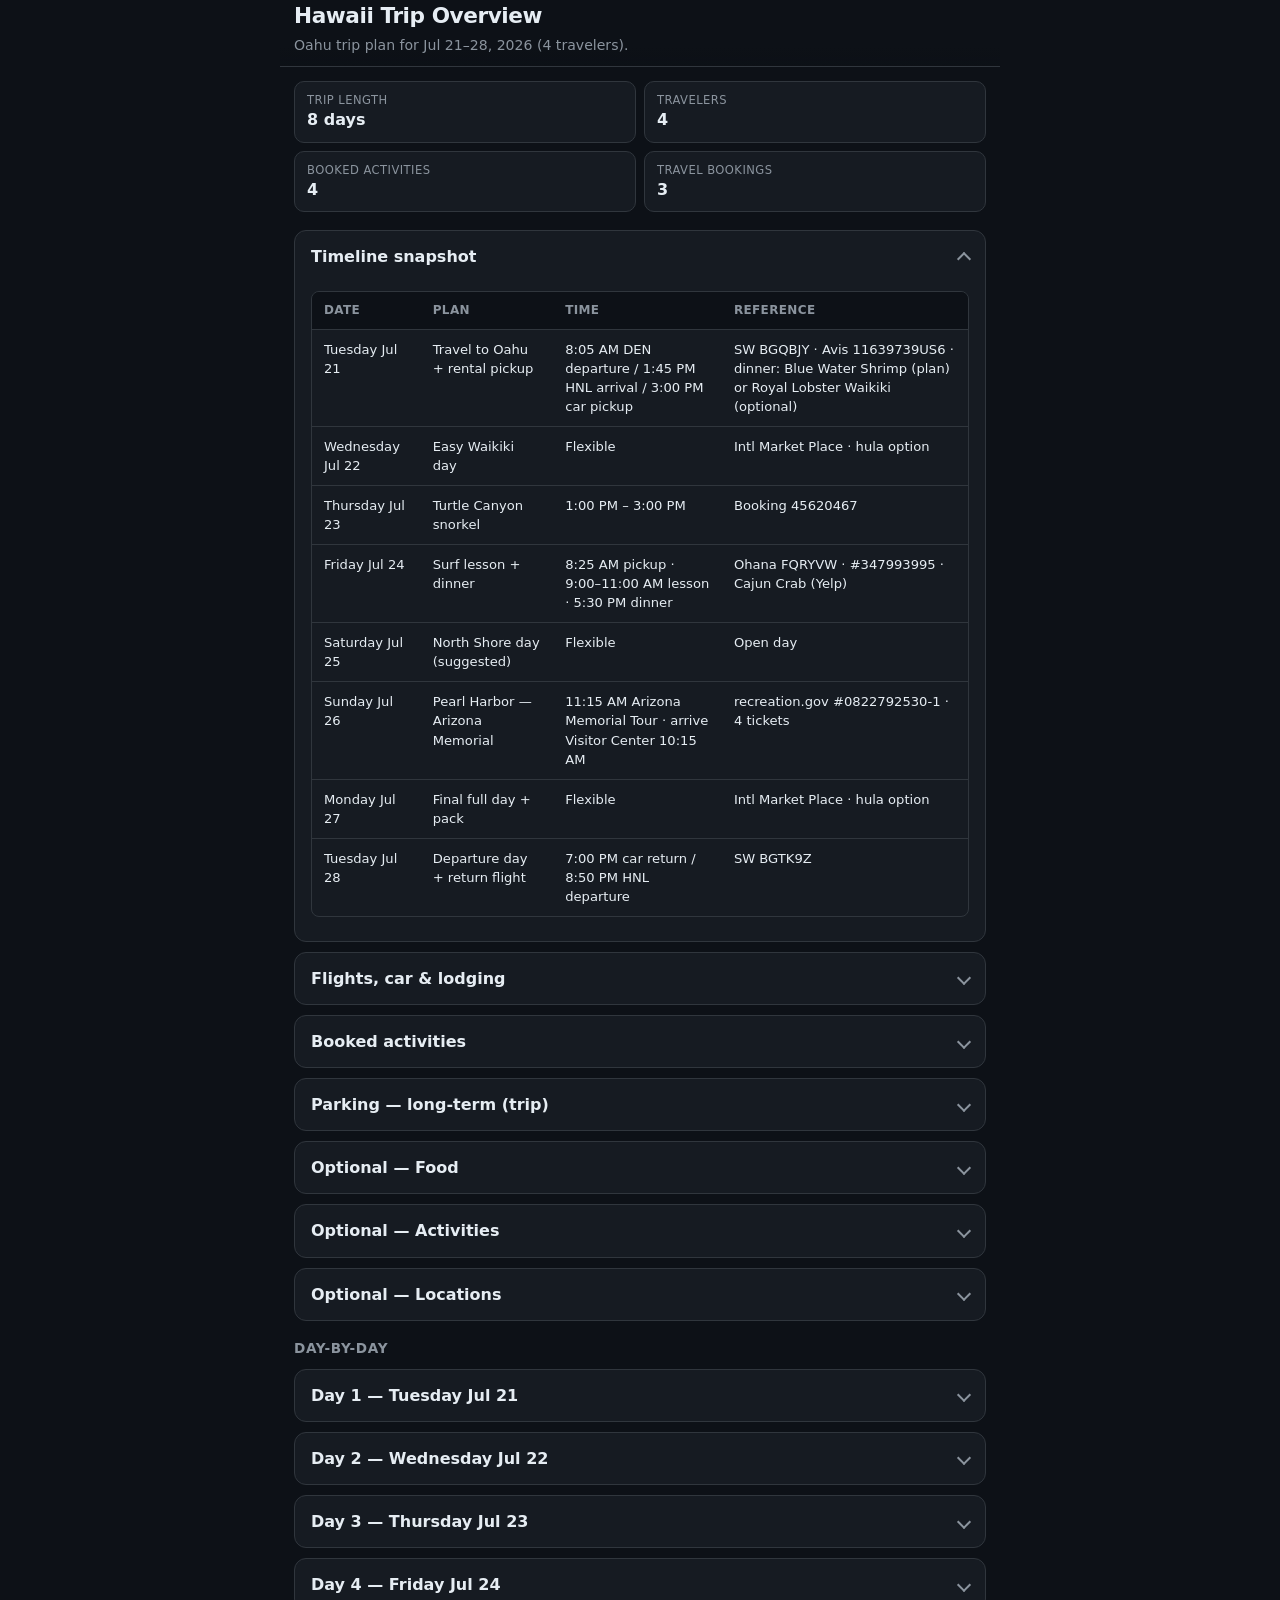
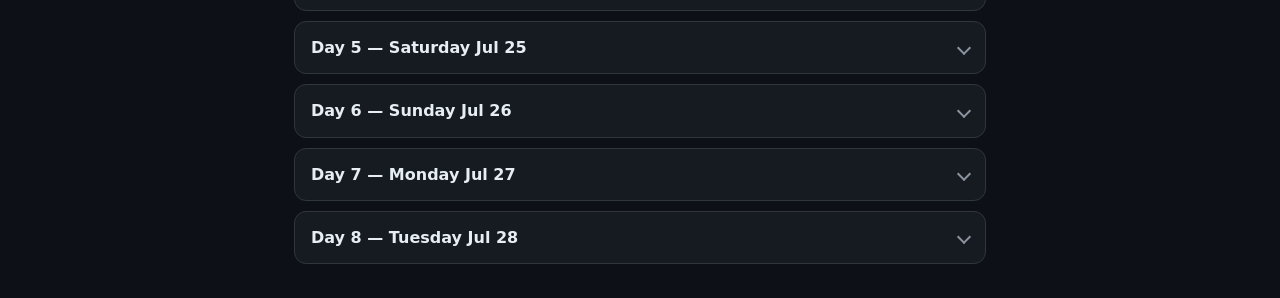
<file: hawaii-trip-dashboard/index.html>
<!DOCTYPE html>
<html lang="en">
  <head>
    <meta charset="utf-8" />
    <meta
      name="viewport"
      content="width=device-width, initial-scale=1, viewport-fit=cover"
    />
    <meta name="theme-color" content="#0d1117" />
    <meta name="apple-mobile-web-app-capable" content="yes" />
    <meta name="apple-mobile-web-app-status-bar-style" content="black-translucent" />
    <meta name="apple-mobile-web-app-title" content="Hawaii Trip" />
    <title>Hawaii Trip Overview</title>
    <link rel="stylesheet" href="styles.css" />
  </head>
  <body>
    <div class="wrap">
      <main id="root" aria-live="polite"></main>
    </div>
    <script src="trip-data.js"></script>
    <script src="app.js"></script>
  </body>
</html>
</file>
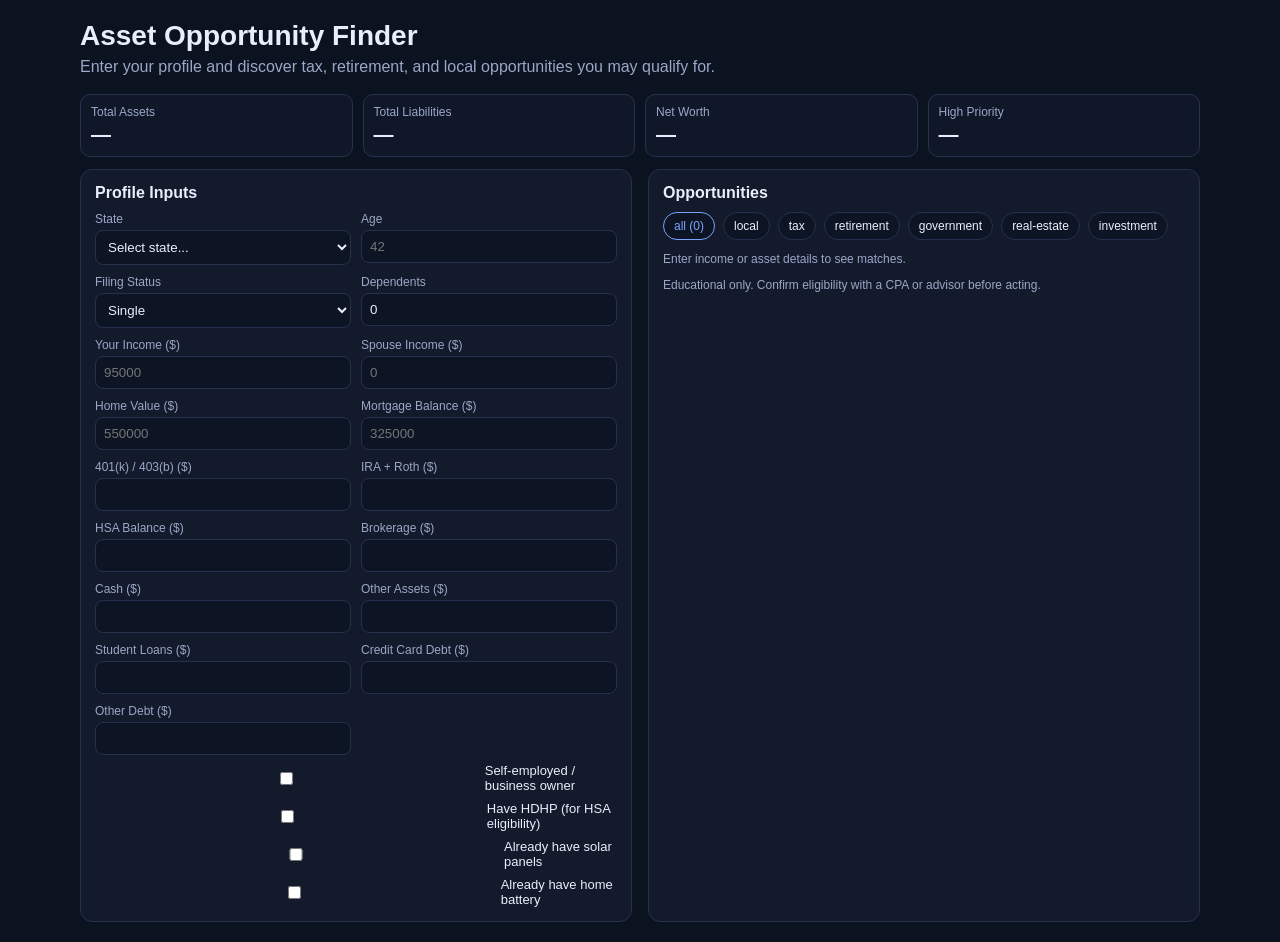
<file: hub/asset-opportunities.html>
<!DOCTYPE html>
<html lang="en">
<head>
  <meta charset="UTF-8">
  <meta name="viewport" content="width=device-width, initial-scale=1.0">
  <title>Asset Opportunity Finder</title>
  <style>
    :root {
      --bg: #0b1220;
      --panel: #121a2b;
      --panel-2: #0f1728;
      --text: #e8eefc;
      --muted: #9aa7c7;
      --stroke: #25324d;
      --ok: #7ee787;
      --warn: #ffd166;
      --accent: #7aa2ff;
    }
    * { box-sizing: border-box; }
    body {
      margin: 0;
      font-family: "Segoe UI", Arial, sans-serif;
      background: var(--bg);
      color: var(--text);
    }
    .wrap {
      max-width: 1160px;
      margin: 0 auto;
      padding: 20px;
    }
    h1 { margin: 0 0 6px; font-size: 28px; }
    .sub { margin: 0 0 18px; color: var(--muted); }
    .grid {
      display: grid;
      grid-template-columns: 1fr 1fr;
      gap: 16px;
    }
    .card {
      background: var(--panel);
      border: 1px solid var(--stroke);
      border-radius: 12px;
      padding: 14px;
    }
    .stats {
      display: grid;
      grid-template-columns: repeat(4, 1fr);
      gap: 10px;
      margin-bottom: 12px;
    }
    .stat {
      background: var(--panel-2);
      border: 1px solid var(--stroke);
      border-radius: 10px;
      padding: 10px;
    }
    .stat .k { color: var(--muted); font-size: 12px; }
    .stat .v { font-size: 20px; font-weight: 700; margin-top: 4px; }
    .section-title { margin: 0 0 10px; font-size: 16px; }
    .form-grid {
      display: grid;
      grid-template-columns: 1fr 1fr;
      gap: 10px;
    }
    label {
      font-size: 12px;
      color: var(--muted);
      display: block;
      margin-bottom: 4px;
    }
    input, select {
      width: 100%;
      padding: 8px;
      border-radius: 8px;
      border: 1px solid var(--stroke);
      background: #0d1524;
      color: var(--text);
    }
    .checks { display: grid; gap: 8px; margin-top: 8px; }
    .check-row { display: flex; gap: 8px; align-items: center; }
    .check-row label { margin: 0; color: var(--text); font-size: 13px; }
    .pillbar { display: flex; gap: 8px; flex-wrap: wrap; margin-bottom: 12px; }
    .pill {
      border: 1px solid var(--stroke);
      background: #0d1524;
      color: var(--text);
      padding: 6px 10px;
      border-radius: 999px;
      cursor: pointer;
      font-size: 12px;
    }
    .pill.active { border-color: var(--accent); color: var(--accent); }
    .opp {
      border: 1px solid var(--stroke);
      background: var(--panel-2);
      border-radius: 10px;
      padding: 10px;
      margin-bottom: 10px;
    }
    .opp-head { display: flex; justify-content: space-between; gap: 8px; }
    .opp-title { font-weight: 700; font-size: 14px; }
    .prio { font-size: 11px; border-radius: 999px; padding: 2px 8px; border: 1px solid var(--stroke); }
    .prio.high { color: var(--ok); border-color: #2a5f34; }
    .prio.medium { color: var(--warn); border-color: #6f5724; }
    .opp-desc { font-size: 12px; color: var(--muted); margin: 8px 0; line-height: 1.4; }
    .opp-value { font-size: 12px; color: var(--accent); font-weight: 600; }
    .hint { color: var(--muted); font-size: 12px; }
    @media (max-width: 980px) {
      .grid { grid-template-columns: 1fr; }
      .stats { grid-template-columns: repeat(2, 1fr); }
    }
  </style>
</head>
<body>
  <div class="wrap">
    <h1>Asset Opportunity Finder</h1>
    <p class="sub">Enter your profile and discover tax, retirement, and local opportunities you may qualify for.</p>

    <div class="stats">
      <div class="stat"><div class="k">Total Assets</div><div class="v" id="s-assets">—</div></div>
      <div class="stat"><div class="k">Total Liabilities</div><div class="v" id="s-liab">—</div></div>
      <div class="stat"><div class="k">Net Worth</div><div class="v" id="s-net">—</div></div>
      <div class="stat"><div class="k">High Priority</div><div class="v" id="s-high">—</div></div>
    </div>

    <div class="grid">
      <div class="card">
        <h2 class="section-title">Profile Inputs</h2>
        <div class="form-grid">
          <div><label>State</label><select id="state"></select></div>
          <div><label>Age</label><input id="age" type="number" placeholder="42"></div>
          <div><label>Filing Status</label>
            <select id="filing">
              <option value="single">Single</option>
              <option value="married">Married Filing Jointly</option>
              <option value="hoh">Head of Household</option>
              <option value="mfs">Married Filing Separately</option>
            </select>
          </div>
          <div><label>Dependents</label><input id="dependents" type="number" min="0" max="8" value="0"></div>
          <div><label>Your Income ($)</label><input id="income" type="number" placeholder="95000"></div>
          <div><label>Spouse Income ($)</label><input id="spouseIncome" type="number" placeholder="0"></div>
          <div><label>Home Value ($)</label><input id="homeValue" type="number" placeholder="550000"></div>
          <div><label>Mortgage Balance ($)</label><input id="mortgageBalance" type="number" placeholder="325000"></div>
          <div><label>401(k) / 403(b) ($)</label><input id="k401Balance" type="number"></div>
          <div><label>IRA + Roth ($)</label><input id="iraTotal" type="number"></div>
          <div><label>HSA Balance ($)</label><input id="hsaBalance" type="number"></div>
          <div><label>Brokerage ($)</label><input id="brokerageBalance" type="number"></div>
          <div><label>Cash ($)</label><input id="cashBalance" type="number"></div>
          <div><label>Other Assets ($)</label><input id="otherAssets" type="number"></div>
          <div><label>Student Loans ($)</label><input id="studentLoans" type="number"></div>
          <div><label>Credit Card Debt ($)</label><input id="creditCardDebt" type="number"></div>
          <div><label>Other Debt ($)</label><input id="otherDebt" type="number"></div>
        </div>
        <div class="checks">
          <div class="check-row"><input id="selfEmployed" type="checkbox"><label for="selfEmployed">Self-employed / business owner</label></div>
          <div class="check-row"><input id="hasHDHP" type="checkbox"><label for="hasHDHP">Have HDHP (for HSA eligibility)</label></div>
          <div class="check-row"><input id="hasSolar" type="checkbox"><label for="hasSolar">Already have solar panels</label></div>
          <div class="check-row"><input id="hasBattery" type="checkbox"><label for="hasBattery">Already have home battery</label></div>
        </div>
      </div>

      <div class="card">
        <h2 class="section-title">Opportunities</h2>
        <div class="pillbar" id="filter-bar"></div>
        <div id="opps"></div>
        <p class="hint">Educational only. Confirm eligibility with a CPA or advisor before acting.</p>
      </div>
    </div>
  </div>

  <script>
    const num = (v) => Number(v || 0);
    const money = (v) => v >= 1000000 ? `$${(v/1000000).toFixed(1)}M` : v >= 1000 ? `$${Math.round(v/1000)}K` : `$${Math.round(v)}`;

    const states = ["","AL","AK","AZ","AR","CA","CO","CT","DE","FL","GA","HI","ID","IL","IN","IA","KS","KY","LA","ME","MD","MA","MI","MN","MS","MO","MT","NE","NV","NH","NJ","NM","NY","NC","ND","OH","OK","OR","PA","RI","SC","SD","TN","TX","UT","VT","VA","WA","WV","WI","WY","DC"];
    const stateSel = document.getElementById("state");
    states.forEach(s => {
      const o = document.createElement("option");
      o.value = s;
      o.textContent = s || "Select state...";
      stateSel.appendChild(o);
    });

    const opps = [
      {cat:"retirement", prio:"high", title:"Max 401(k) / 403(b)", value:"Up to $23,500 deduction", desc:"Reduce taxable income and capture employer match.", ok:(p,t)=>t>0},
      {cat:"retirement", prio:"high", title:"Roth IRA Contribution", value:"$7,000/year tax-free growth", desc:"Direct Roth contributions under income limits.", ok:(p,t)=>t>0 && t < (p.filing==="married"?240000:161000)},
      {cat:"retirement", prio:"high", title:"Backdoor Roth IRA", value:"$7,000/year tax-free growth", desc:"Alternative Roth path above income limits.", ok:(p,t)=>t >= (p.filing==="married"?240000:161000)},
      {cat:"retirement", prio:"high", title:"Catch-up Contributions (50+)", value:"+$8,500/year tax-advantaged", desc:"Higher annual contribution limits at 50+.", ok:(p,t)=>num(p.age)>=50 && t>0},
      {cat:"tax", prio:"high", title:"HSA Triple Tax Advantage", value:"Up to $8,550 tax-advantaged", desc:"Deductible in, tax-free growth, tax-free medical withdrawals.", ok:(p)=>p.hasHDHP},
      {cat:"tax", prio:"high", title:"Child Tax Credit", value:"$2,000 per qualifying child", desc:"Major federal credit if within phase-out thresholds.", ok:(p,t)=>num(p.dependents)>0 && t<(p.filing==="married"?400000:200000)},
      {cat:"government", prio:"high", title:"Earned Income Tax Credit", value:"Up to $7,830 refundable", desc:"Refundable support for lower-to-moderate income households.", ok:(p,t)=>t>0 && t<60000 && num(p.age)>=25},
      {cat:"tax", prio:"high", title:"Qualified Business Income Deduction", value:"Up to 20% of business income", desc:"Large deduction for many pass-through businesses.", ok:(p)=>p.selfEmployed},
      {cat:"tax", prio:"medium", title:"Home Office Deduction", value:"Up to $1,500+ deduction", desc:"Deduct eligible home office expenses if self-employed.", ok:(p)=>p.selfEmployed},
      {cat:"investment", prio:"high", title:"0% Long-Term Capital Gains Bracket", value:"0% tax on gains", desc:"Tax-efficient gain harvesting below threshold.", ok:(p,t)=>num(p.brokerageBalance)>0 && t < (p.filing==="married"?96700:48350)},
      {cat:"investment", prio:"medium", title:"Tax-Loss Harvesting", value:"Up to $3,000 income offset/year", desc:"Offset gains and some ordinary income with losses.", ok:(p)=>num(p.brokerageBalance)>5000},
      {cat:"real-estate", prio:"high", title:"Solar 30% Federal Credit", value:"30% of install cost", desc:"Residential clean energy credit remains strong.", ok:(p)=>num(p.homeValue)>0 && !p.hasSolar},
      {cat:"real-estate", prio:"high", title:"Battery 30% Federal Credit", value:"30% of battery install", desc:"Standalone battery systems can qualify for the federal credit.", ok:(p)=>p.hasSolar && !p.hasBattery},
      {cat:"real-estate", prio:"high", title:"Homestead Property Tax Exemption", value:"Hundreds to thousands/year", desc:"Many counties reduce taxable value of primary homes.", ok:(p)=>num(p.homeValue)>0},
      {cat:"tax", prio:"medium", title:"Student Loan Interest Deduction", value:"Up to $2,500 deduction", desc:"Above-the-line deduction if income is within range.", ok:(p,t)=>num(p.studentLoans)>0 && t < (p.filing==="married"?185000:90000)},
      {cat:"local", prio:"high", title:"Colorado TABOR Refund", value:"$200-$800 typical", desc:"Colorado excess revenue refunds via state return.", ok:(p,t)=>p.state==="CO" && t>0},
      {cat:"local", prio:"high", title:"Xcel Net Metering Credits (CO)", value:"Ongoing bill reduction", desc:"Confirm enrollment and bill-credit application with Xcel.", ok:(p)=>p.state==="CO" && p.hasSolar},
      {cat:"local", prio:"medium", title:"CO Utility / Efficiency Rebates", value:"$100-$2,000+ stackable", desc:"State + utility rebates can stack with federal credits.", ok:(p)=>p.state==="CO" && num(p.homeValue)>0}
    ];

    const categories = ["all", "local", "tax", "retirement", "government", "real-estate", "investment"];
    let activeCategory = "all";

    const ids = ["state","age","filing","dependents","income","spouseIncome","homeValue","mortgageBalance","k401Balance","iraTotal","hsaBalance","brokerageBalance","cashBalance","otherAssets","studentLoans","creditCardDebt","otherDebt","selfEmployed","hasHDHP","hasSolar","hasBattery"];
    const getProfile = () => {
      const p = {};
      ids.forEach(id => {
        const el = document.getElementById(id);
        p[id] = el.type === "checkbox" ? el.checked : el.value;
      });
      return p;
    };

    function render() {
      const p = getProfile();
      const totalIncome = num(p.income) + num(p.spouseIncome);
      const totalAssets = num(p.homeValue)+num(p.k401Balance)+num(p.iraTotal)+num(p.hsaBalance)+num(p.brokerageBalance)+num(p.cashBalance)+num(p.otherAssets);
      const totalLiab = num(p.mortgageBalance)+num(p.studentLoans)+num(p.creditCardDebt)+num(p.otherDebt);
      const net = totalAssets-totalLiab;

      document.getElementById("s-assets").textContent = totalAssets ? money(totalAssets) : "—";
      document.getElementById("s-liab").textContent = totalLiab ? money(totalLiab) : "—";
      document.getElementById("s-net").textContent = (totalAssets || totalLiab) ? money(Math.abs(net)) : "—";

      const eligible = opps.filter(o => o.ok(p, totalIncome));
      const shown = activeCategory === "all" ? eligible : eligible.filter(o => o.cat === activeCategory);
      const high = eligible.filter(o => o.prio === "high").length;
      document.getElementById("s-high").textContent = eligible.length ? String(high) : "—";

      const bar = document.getElementById("filter-bar");
      bar.innerHTML = "";
      categories.forEach(cat => {
        const b = document.createElement("button");
        b.className = "pill" + (cat === activeCategory ? " active" : "");
        b.textContent = cat === "all" ? `all (${eligible.length})` : cat;
        b.onclick = () => { activeCategory = cat; render(); };
        bar.appendChild(b);
      });

      const box = document.getElementById("opps");
      if (!totalIncome && !totalAssets && !totalLiab) {
        box.innerHTML = '<p class="hint">Enter income or asset details to see matches.</p>';
        return;
      }
      if (!shown.length) {
        box.innerHTML = '<p class="hint">No matching opportunities in this category.</p>';
        return;
      }

      shown.sort((a,b) => ({high:0,medium:1,low:2}[a.prio]-({high:0,medium:1,low:2}[b.prio])));
      box.innerHTML = shown.map(o => `
        <div class="opp">
          <div class="opp-head">
            <div class="opp-title">${o.title}</div>
            <span class="prio ${o.prio}">${o.prio}</span>
          </div>
          <div class="opp-desc">${o.desc}</div>
          <div class="opp-value">${o.value}</div>
        </div>`).join("");
    }

    ids.forEach(id => document.getElementById(id).addEventListener("input", render));
    ids.filter(id => ["selfEmployed","hasHDHP","hasSolar","hasBattery"].includes(id))
      .forEach(id => document.getElementById(id).addEventListener("change", render));
    render();
  </script>
</body>
</html>
</file>
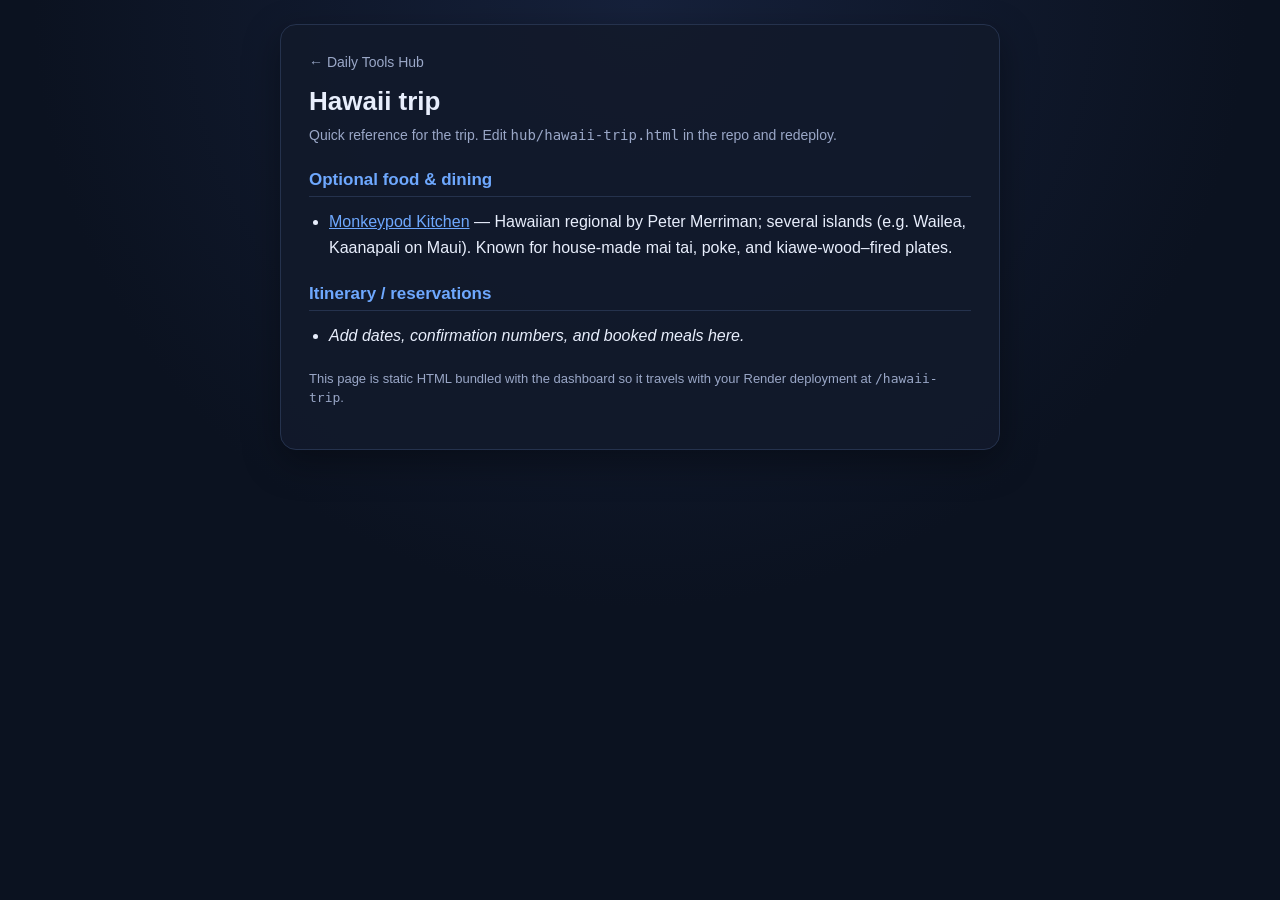
<file: hub/hawaii-trip.html>
<!DOCTYPE html>
<html lang="en">
<head>
  <meta charset="UTF-8">
  <meta name="viewport" content="width=device-width, initial-scale=1.0">
  <title>Hawaii trip</title>
  <style>
    :root {
      --bg: #0b1220;
      --panel: #121a2b;
      --text: #e8eefc;
      --muted: #9aa7c7;
      --accent: #6ea8fe;
      --stroke: #25324d;
    }
    * { box-sizing: border-box; }
    body {
      margin: 0;
      min-height: 100vh;
      font-family: "Segoe UI", Arial, sans-serif;
      background: radial-gradient(circle at top, #16213b 0%, var(--bg) 55%);
      color: var(--text);
      padding: 24px;
    }
    .wrap {
      max-width: 720px;
      margin: 0 auto;
      background: rgba(18, 26, 43, 0.92);
      border: 1px solid var(--stroke);
      border-radius: 16px;
      padding: 28px;
      box-shadow: 0 12px 36px rgba(0, 0, 0, 0.35);
    }
    h1 { margin: 0 0 8px; font-size: 26px; }
    .sub { margin: 0 0 24px; color: var(--muted); font-size: 14px; line-height: 1.5; }
    h2 {
      margin: 24px 0 12px;
      font-size: 17px;
      color: var(--accent);
      border-bottom: 1px solid var(--stroke);
      padding-bottom: 6px;
    }
    h2:first-of-type { margin-top: 0; }
    ul { margin: 0; padding-left: 1.25rem; color: var(--text); line-height: 1.6; }
    li { margin-bottom: 8px; }
    a { color: var(--accent); }
    .back {
      display: inline-block;
      margin-bottom: 16px;
      font-size: 14px;
      color: var(--muted);
      text-decoration: none;
    }
    .back:hover { color: var(--accent); }
    .hint { font-size: 13px; color: var(--muted); margin-top: 20px; line-height: 1.5; }
  </style>
</head>
<body>
  <div class="wrap">
    <a class="back" href="/hub">← Daily Tools Hub</a>
    <h1>Hawaii trip</h1>
    <p class="sub">Quick reference for the trip. Edit <code>hub/hawaii-trip.html</code> in the repo and redeploy.</p>

    <h2>Optional food &amp; dining</h2>
    <ul>
      <li><a href="https://www.monkeypodkitchen.com/" target="_blank" rel="noopener noreferrer">Monkeypod Kitchen</a> — Hawaiian regional by Peter Merriman; several islands (e.g. Wailea, Kaanapali on Maui). Known for house-made mai tai, poke, and kiawe-wood–fired plates.</li>
    </ul>

    <h2>Itinerary / reservations</h2>
    <ul>
      <li><em>Add dates, confirmation numbers, and booked meals here.</em></li>
    </ul>

    <p class="hint">This page is static HTML bundled with the dashboard so it travels with your Render deployment at <code>/hawaii-trip</code>.</p>
  </div>
</body>
</html>
</file>
<file: hawaii-trip-dashboard/styles.css>
/* Hawaii trip — mobile-first dashboard */
:root {
  --bg: #0d1117;
  --surface: #161b22;
  --border: #30363d;
  --text: #e6edf3;
  --muted: #8b949e;
  --accent: #58a6ff;
  --success: #3fb950;
  --tap-min: 48px;
}

*,
*::before,
*::after {
  box-sizing: border-box;
}

html {
  -webkit-text-size-adjust: 100%;
}

body {
  margin: 0;
  font-family: system-ui, -apple-system, Segoe UI, Roboto, sans-serif;
  font-size: 16px;
  line-height: 1.45;
  background: var(--bg);
  color: var(--text);
  padding-bottom: env(safe-area-inset-bottom, 12px);
}

a {
  color: var(--accent);
  text-decoration: none;
}

a:active {
  opacity: 0.85;
}

.wrap {
  max-width: 720px;
  margin: 0 auto;
  padding: 12px 14px 24px;
}

.banner {
  position: sticky;
  top: 0;
  z-index: 10;
  background: linear-gradient(
    180deg,
    var(--bg) 70%,
    rgba(13, 17, 23, 0.92) 100%
  );
  padding-top: env(safe-area-inset-top, 8px);
  padding-bottom: 10px;
  margin: -12px -14px 12px;
  padding-left: 14px;
  padding-right: 14px;
  border-bottom: 1px solid var(--border);
}

h1 {
  font-size: 1.35rem;
  font-weight: 700;
  margin: 0 0 4px;
  letter-spacing: -0.02em;
}

.sub {
  font-size: 0.88rem;
  color: var(--muted);
  margin: 0;
}

.stats {
  display: grid;
  grid-template-columns: repeat(2, 1fr);
  gap: 8px;
  margin: 14px 0 18px;
}

.stat {
  background: var(--surface);
  border: 1px solid var(--border);
  border-radius: 10px;
  padding: 10px 12px;
}

.stat label {
  display: block;
  font-size: 0.72rem;
  text-transform: uppercase;
  letter-spacing: 0.04em;
  color: var(--muted);
}

.stat span {
  font-size: 1rem;
  font-weight: 600;
}

.panel {
  background: var(--surface);
  border: 1px solid var(--border);
  border-radius: 12px;
  margin-bottom: 10px;
  overflow: hidden;
}

.panel > summary {
  list-style: none;
  min-height: var(--tap-min);
  padding: 14px 16px;
  font-weight: 600;
  font-size: 1rem;
  cursor: pointer;
  display: flex;
  align-items: center;
  justify-content: space-between;
  gap: 8px;
}

.panel > summary::-webkit-details-marker {
  display: none;
}

.panel > summary::after {
  content: "";
  width: 10px;
  height: 10px;
  border-right: 2px solid var(--muted);
  border-bottom: 2px solid var(--muted);
  transform: rotate(45deg);
  flex-shrink: 0;
  transition: transform 0.15s ease;
}

.panel[open] > summary::after {
  transform: rotate(-135deg);
  margin-top: 4px;
}

.panel .body {
  padding: 0 16px 16px;
}

.note {
  font-size: 0.88rem;
  color: var(--muted);
  margin: 0 0 12px;
}

.block-title {
  font-size: 0.78rem;
  font-weight: 600;
  text-transform: uppercase;
  letter-spacing: 0.05em;
  color: var(--muted);
  margin: 14px 0 6px;
}

.block-title:first-child {
  margin-top: 0;
}

.detail-card {
  border: 1px solid var(--border);
  border-radius: 8px;
  padding: 10px 12px;
  margin-bottom: 8px;
}

.detail-card .kind {
  font-size: 0.72rem;
  color: var(--muted);
  margin-bottom: 2px;
}

.detail-card h4 {
  margin: 0 0 6px;
  font-size: 0.95rem;
}

.arrive {
  font-size: 0.82rem;
  color: var(--success);
  margin-bottom: 6px;
}

.lines p {
  margin: 0 0 6px;
  font-size: 0.88rem;
  color: var(--muted);
}

.lines p:last-child {
  margin-bottom: 0;
}

.table-scroll {
  overflow-x: auto;
  -webkit-overflow-scrolling: touch;
  margin: 8px 0;
  border-radius: 8px;
  border: 1px solid var(--border);
}

table {
  width: 100%;
  border-collapse: collapse;
  font-size: 0.82rem;
}

th,
td {
  padding: 10px 12px;
  text-align: left;
  border-bottom: 1px solid var(--border);
  vertical-align: top;
}

th {
  background: var(--bg);
  font-weight: 600;
  font-size: 0.75rem;
  text-transform: uppercase;
  letter-spacing: 0.03em;
  color: var(--muted);
}

tr:last-child td {
  border-bottom: none;
}

.visit-title {
  font-weight: 600;
  margin-bottom: 4px;
}

.visit-link {
  display: inline-block;
  margin-bottom: 8px;
  font-size: 0.9rem;
}

.visit-links {
  margin-bottom: 8px;
  font-size: 0.9rem;
}

.visit-links .visit-link {
  margin-bottom: 0;
}

.sec-heading {
  font-weight: 600;
  margin: 12px 0 6px;
  font-size: 0.95rem;
}

.sec-heading:first-child {
  margin-top: 0;
}

hr.sep {
  border: none;
  border-top: 1px solid var(--border);
  margin: 14px 0;
}

.parking-venue {
  margin-bottom: 12px;
}

.parking-venue strong {
  display: block;
  margin-bottom: 4px;
}

.parking-venue .ref {
  font-size: 0.82rem;
  color: var(--muted);
  margin-bottom: 6px;
}
</file>
